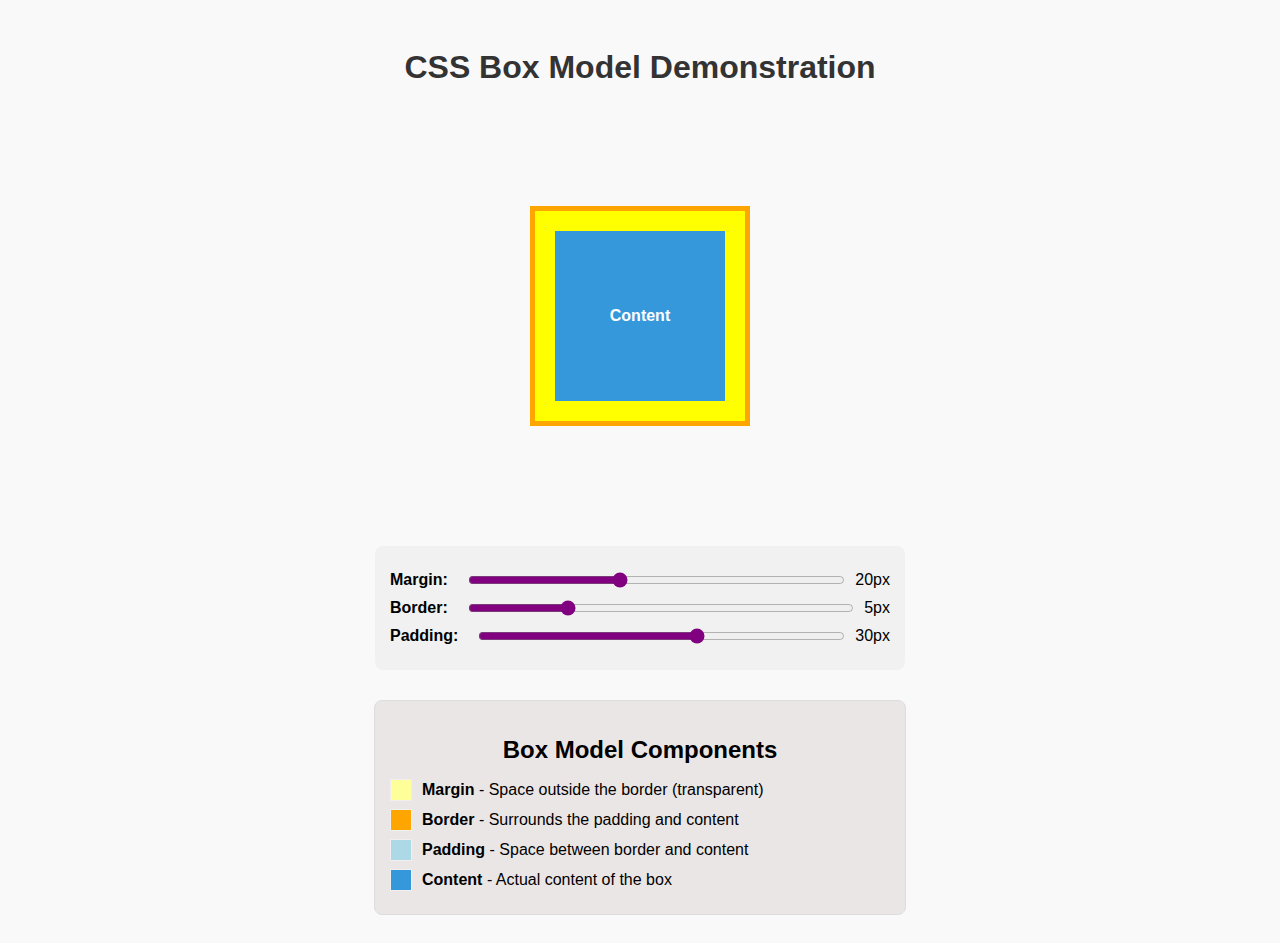
<file: index.html>
<!DOCTYPE html>
<html lang="en">
<head>
  <meta charset="UTF-8">
  <meta name="viewport" content="width=device-width, initial-scale=1.0">
  <title>CSS Box Model Demo</title>
  <link rel="stylesheet" href="style.css">
</head>
<body>

  <h1>CSS Box Model Demonstration</h1>

  <div class="box-container">
    <div id="box" class="box">Content</div>
  </div>

  <div class="controls">
    <div class="control">
      <label for="margin">Margin:</label>
      <input type="range" id="margin" min="0" max="50" value="20">
      <span id="marginValue">20px</span>
    </div>
    <div class="control">
      <label for="border">Border:</label>
      <input type="range" id="border" min="0" max="20" value="5">
      <span id="borderValue">5px</span>
    </div>
    <div class="control">
      <label for="padding">Padding:</label>
      <input type="range" id="padding" min="0" max="50" value="30">
      <span id="paddingValue">30px</span>
    </div>
  </div>

  <div class="legend">
    <h2>Box Model Components</h2>
    <div class="legend-item">
      <div class="legend-color margin"></div>
      <span><b>Margin</b> - Space outside the border (transparent)</span>
    </div>
    <div class="legend-item">
      <div class="legend-color border"></div>
      <span><b>Border</b> - Surrounds the padding and content</span>
    </div>
    <div class="legend-item">
      <div class="legend-color padding"></div>
      <span><b>Padding</b> - Space between border and content</span>
    </div>
    <div class="legend-item">
      <div class="legend-color content"></div>
      <span><b>Content</b> - Actual content of the box</span>
    </div>
  </div>

  <script src="script.js"></script>
</body>
</html>
</file>
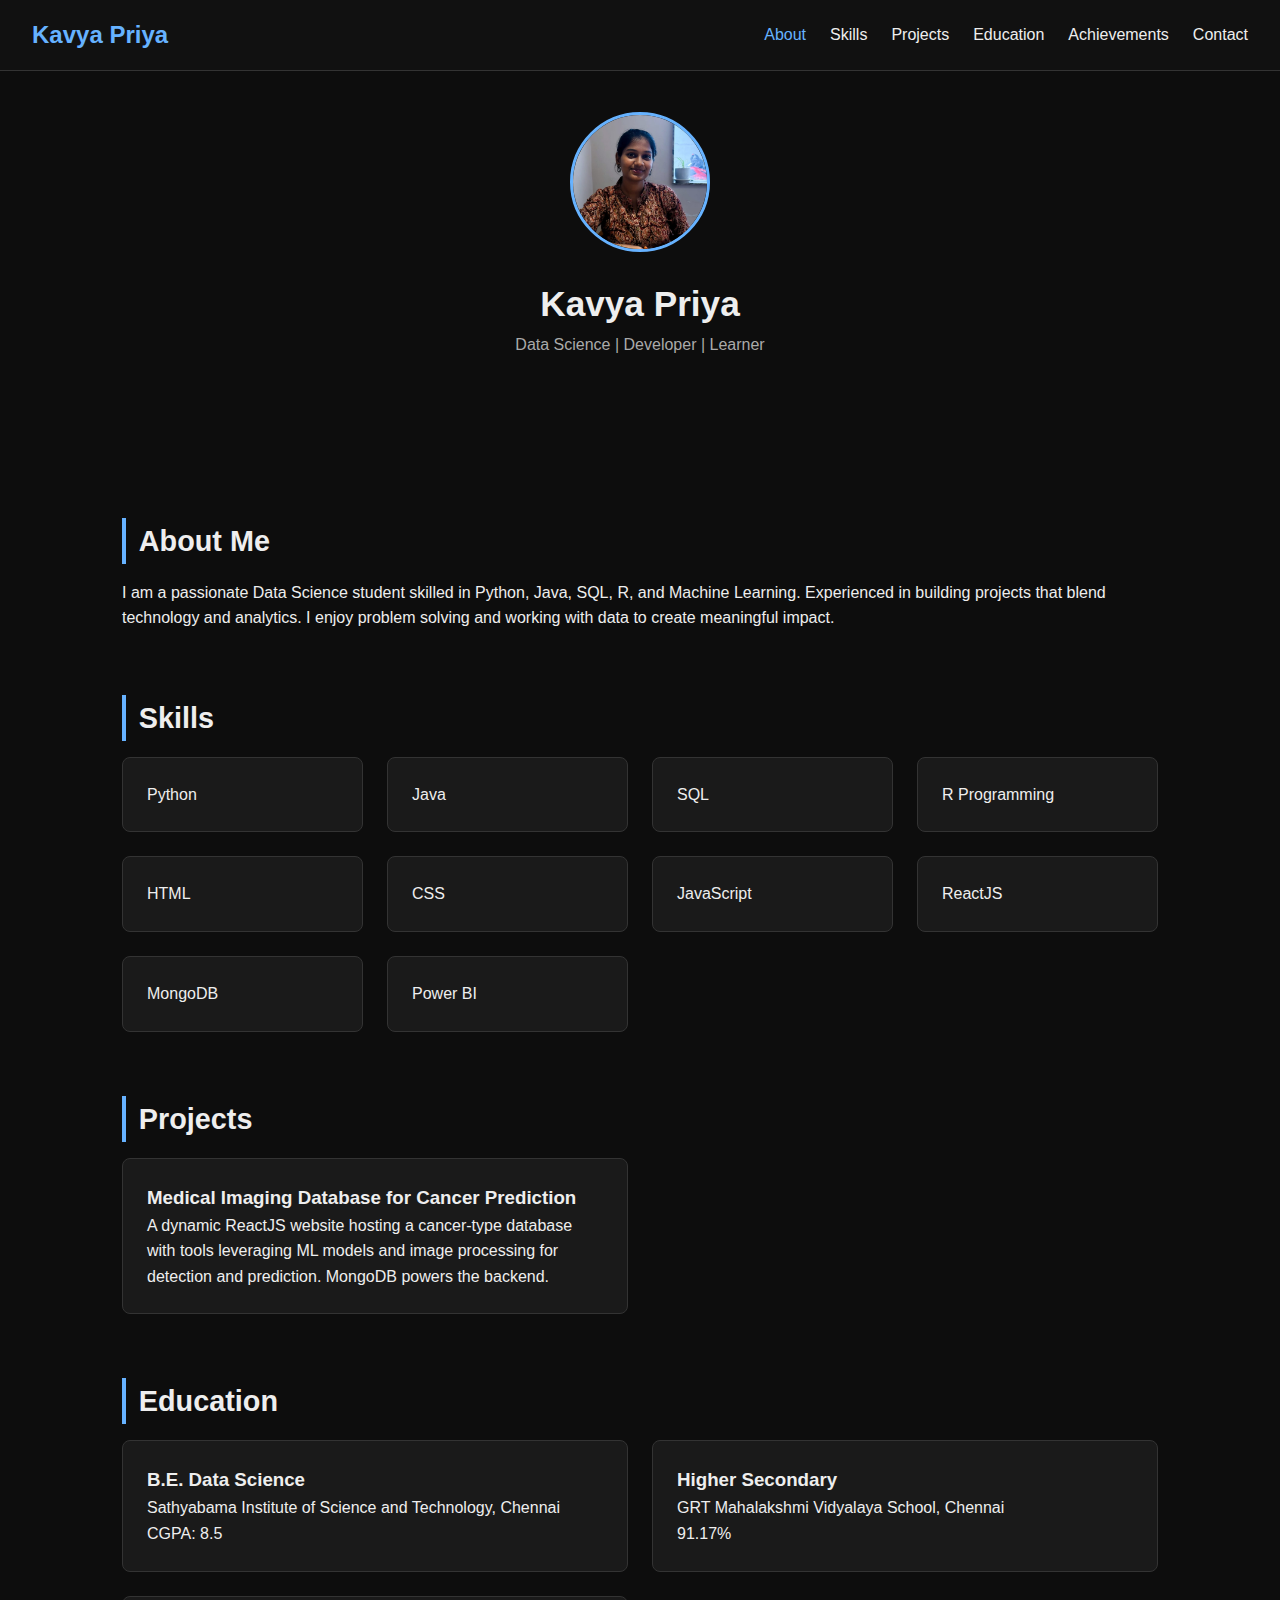
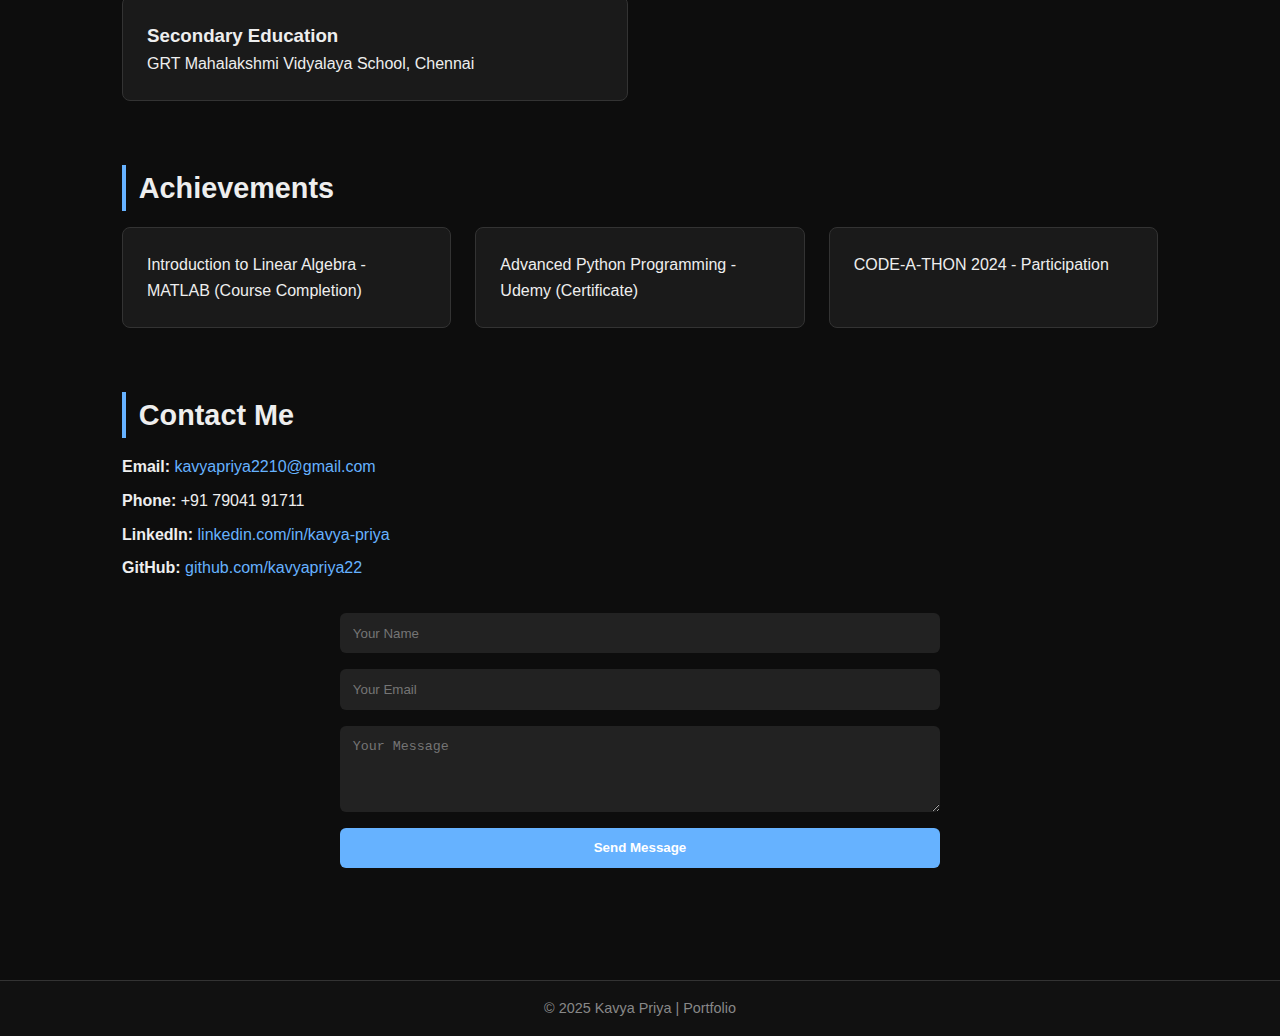
<file: 19-08-2025/index.html>
<!DOCTYPE html>
<html lang="en">
<head>
  <meta charset="UTF-8">
  <meta name="viewport" content="width=device-width, initial-scale=1.0">
  <title>Kavya Priya | Portfolio</title>
  <style>

    *{
      margin:0;
      padding:0;
      box-sizing:border-box;
    }

    body{
      font-family:"Poppins",sans-serif;
      background:#0d0d0d;
      color:#eee;
      line-height:1.6;
      scroll-behavior:smooth;
    }

    a{
      text-decoration:none;
      color:#66b2ff;
    }

    h1,h2,h3{
      font-weight:600;
    }

    header{
      position:fixed;
      top:0;
      left:0;
      width:100%;
      background:#111;
      padding:1rem 2rem;
      display:flex;
      justify-content:space-between;
      align-items:center;
      border-bottom:1px solid #333;
      z-index:1000;
    }
    .logo{font-size:1.5rem;
      font-weight:700;
      color:#66b2ff;
    }

    nav ul{
      list-style:none;
      display:flex;
      gap:1.5rem;
    }

    nav ul li a{
      color:#eee;
      transition:0.3s;
    }

    nav ul li a:hover,nav ul li a.active{
      color:#66b2ff;
    }

    .hero{
      padding-top:7rem;
      text-align:center;
      padding-bottom:3rem;
    }

    .hero img{
      width:140px;
      height:140px;
      border-radius:50%;
      object-fit:cover;
      border:3px solid #66b2ff;
      margin-bottom:1rem;
    }

    .hero h1{
      font-size:2.2rem;
    }

    .hero p{
      color:#aaa;
      font-size:1rem;
    }

    .container{
      max-width:1100px;
      margin:auto;
      padding:3rem 2rem;
    }

    section{
      margin-bottom:4rem;
      scroll-margin-top: 100px;
    }
    
    section h2{
      font-size:1.8rem;
      margin-bottom:1rem;
      border-left:4px solid #66b2ff;
      padding-left:0.8rem;
    }

    .grid{
      display:grid;
      gap:1.5rem;
    }

    .grid-2{
      grid-template-columns:repeat(2,1fr);
    }

    .grid-3{
      grid-template-columns:repeat(3,1fr);
    }

    .grid-4{
      grid-template-columns:repeat(4,1fr);
    }

    @media(max-width:768px){.grid-2,.grid-3,.grid-4{grid-template-columns:1fr;}}

    .card{
      background:#1a1a1a;
      padding:1.5rem;
      border:1px solid #333;
      border-radius:8px;
      transition:0.3s;
    }

    .card:hover{
      border-color:#66b2ff;
    }

    .contact-details{
      margin-bottom:2rem;
    }

    .contact-details p{
      margin:0.5rem 0;
    }

    form{
      display:grid;
      gap:1rem;
      max-width:600px;
      margin:auto;
    }

    input,textarea{
      padding:0.8rem;
      border:none;
      border-radius:6px;
      background:#222;
      color:#eee;
    }

    input:focus,textarea:focus{
      outline:2px solid #66b2ff;
    }

    button{
      padding:0.8rem;
      border:none;
      border-radius:6px;
      background:#66b2ff;
      color:#fff;
      cursor:pointer;
      font-weight:600;
    }

    button:hover{
      background:#3385cc;
    }

    footer{
      background:#111;
      text-align:center;
      padding:1rem;
      border-top:1px solid #333;
      color:#888;
      font-size:0.9rem;
    }

  </style>
</head>
<body>

  <header>
    <div class="logo">Kavya Priya</div>
    <nav>
      <ul>
        <li><a href="#about" class="active">About</a></li>
        <li><a href="#skills">Skills</a></li>
        <li><a href="#projects">Projects</a></li>
        <li><a href="#education">Education</a></li>
        <li><a href="#achievements">Achievements</a></li>
        <li><a href="#contact">Contact</a></li>
      </ul>
    </nav>
  </header>

  <section class="hero" id="home">
    <img src="Assets/img portfolio.jpeg" alt="Profile Photo">
    <h1>Kavya Priya</h1>
    <p>Data Science | Developer | Learner</p>
  </section>

  <div class="container">

    <section id="about">
      <h2>About Me</h2>
      <p>
        I am a passionate Data Science student skilled in Python, Java, SQL, R, and Machine Learning. 
        Experienced in building projects that blend technology and analytics. 
        I enjoy problem solving and working with data to create meaningful impact.
      </p>
    </section>

    <section id="skills">
      <h2>Skills</h2>
      <div class="grid grid-4">
        <div class="card">Python</div>
        <div class="card">Java</div>
        <div class="card">SQL</div>
        <div class="card">R Programming </div>
        <div class="card">HTML</div>
        <div class="card">CSS</div>
        <div class="card">JavaScript</div>
        <div class="card">ReactJS</div>
        <div class="card">MongoDB</div>
        <div class="card">Power BI</div>
      </div>
    </section>

    <section id="projects">
      <h2>Projects</h2>
      <div class="grid grid-2">
        <div class="card">
          <h3>Medical Imaging Database for Cancer Prediction</h3>
          <p>
            A dynamic ReactJS website hosting a cancer-type database with tools 
            leveraging ML models and image processing for detection and prediction. 
            MongoDB powers the backend.
          </p>
        </div>
      </div>
    </section>

    <section id="education">
      <h2>Education</h2>
      <div class="grid grid-2">
        <div class="card">
          <h3>B.E. Data Science</h3>
          <p>Sathyabama Institute of Science and Technology, Chennai<br>CGPA: 8.5</p>
        </div>
        <div class="card">
          <h3>Higher Secondary</h3>
          <p>GRT Mahalakshmi Vidyalaya School, Chennai<br>91.17%</p>
        </div>
        <div class="card">
          <h3>Secondary Education</h3>
          <p>GRT Mahalakshmi Vidyalaya School, Chennai</p>
        </div>
      </div>
    </section>

    <section id="achievements">
      <h2>Achievements</h2>
      <div class="grid grid-3">
        <div class="card">Introduction to Linear Algebra - MATLAB (Course Completion)</div>
        <div class="card">Advanced Python Programming - Udemy (Certificate)</div>
        <div class="card">CODE-A-THON 2024 - Participation</div>
      </div>
    </section>

    <section id="contact">
      <h2>Contact Me</h2>
      <div class="contact-details">
        <p><strong>Email:</strong> <a href="mailto:kavyapriya2210@gmail.com">kavyapriya2210@gmail.com</a></p>
        <p><strong>Phone:</strong> +91 79041 91711</p>
        <p><strong>LinkedIn:</strong> <a href="https://linkedin.com/in/kavya-priya" target="_blank">linkedin.com/in/kavya-priya</a></p>
        <p><strong>GitHub:</strong> <a href="https://github.com/kavyapriya22" target="_blank">github.com/kavyapriya22</a></p>
      </div>

      <form>
        <input type="text" placeholder="Your Name" required>
        <input type="email" placeholder="Your Email" required>
        <textarea rows="4" placeholder="Your Message" required></textarea>
        <button type="submit">Send Message</button>
      </form>
    </section>

  </div>

 
  <footer>
    <p>© 2025 Kavya Priya | Portfolio</p>
  </footer>

  
  <script>
    const sections=document.querySelectorAll("section");
    const navLinks=document.querySelectorAll("nav ul li a");
    window.onscroll=()=>{
      let current="";
      sections.forEach(sec=>{
        const top=sec.offsetTop-100;
        if(scrollY>=top){current=sec.getAttribute("id");}
      });
      navLinks.forEach(a=>{
        a.classList.remove("active");
        if(a.getAttribute("href")==="#"+current){a.classList.add("active");}
      });
    };
  </script>
</body>
</html>
</file>
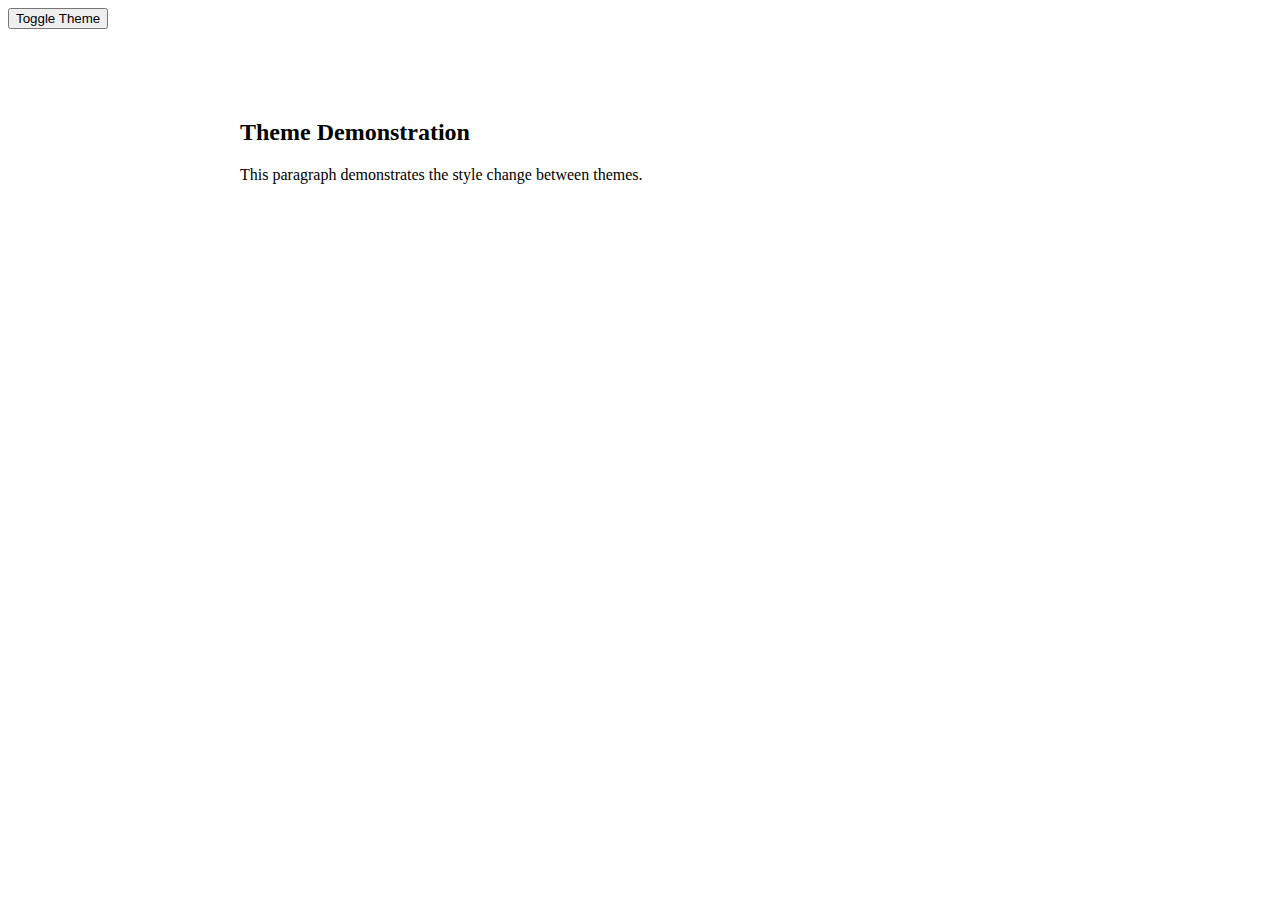
<file: 28-11-25/question 2/index.html>
<!DOCTYPE html>
<html lang="en">

<head>
    <meta charset="UTF-8">
    <meta name="viewport" content="width=device-width, initial-scale=1.0">
    <title>Theme Switcher Demo</title>
    <link rel="stylesheet" href="style.css">
</head>

<body>
    <button id="themeToggle">Toggle Theme</button>

    <div class="container">
        <h2>Theme Demonstration</h2>
        <p>This paragraph demonstrates the style change between themes.</p>
    </div>

    <script>
        document.getElementById("themeToggle").onclick = function () {
            document.body.classList.toggle("dark-theme");
        };
    </script>

</body>
</html>
</file>
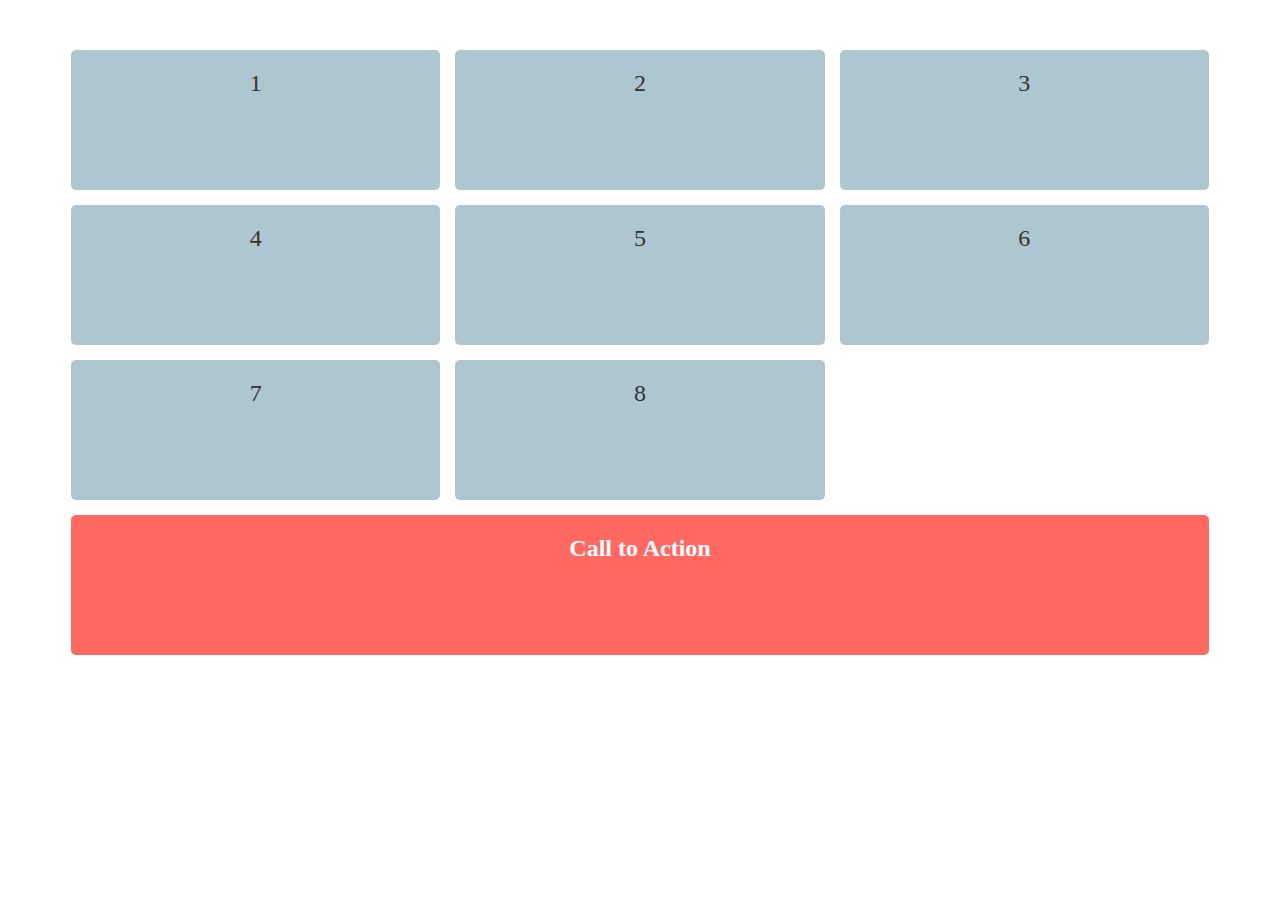
<file: 28-11-25/question 5/index.html>
<!DOCTYPE html>
<html lang="en">
<head>
    <meta charset="UTF-8">
    <meta name="viewport" content="width=device-width, initial-scale=1.0">
    <title>CSS Grid Layout Demo</title>
    <link rel="stylesheet" href="style.css">
</head>
<body>

    <div class="grid-container">
        <div class="grid-item">1</div>
        <div class="grid-item">2</div>
        <div class="grid-item">3</div>
        <div class="grid-item">4</div>
        <div class="grid-item">5</div>
        <div class="grid-item">6</div>
        <div class="grid-item">7</div>
        <div class="grid-item">8</div>
        <div class="grid-item span-item">Call to Action</div>
    </div>

</body>
</html>
</file>
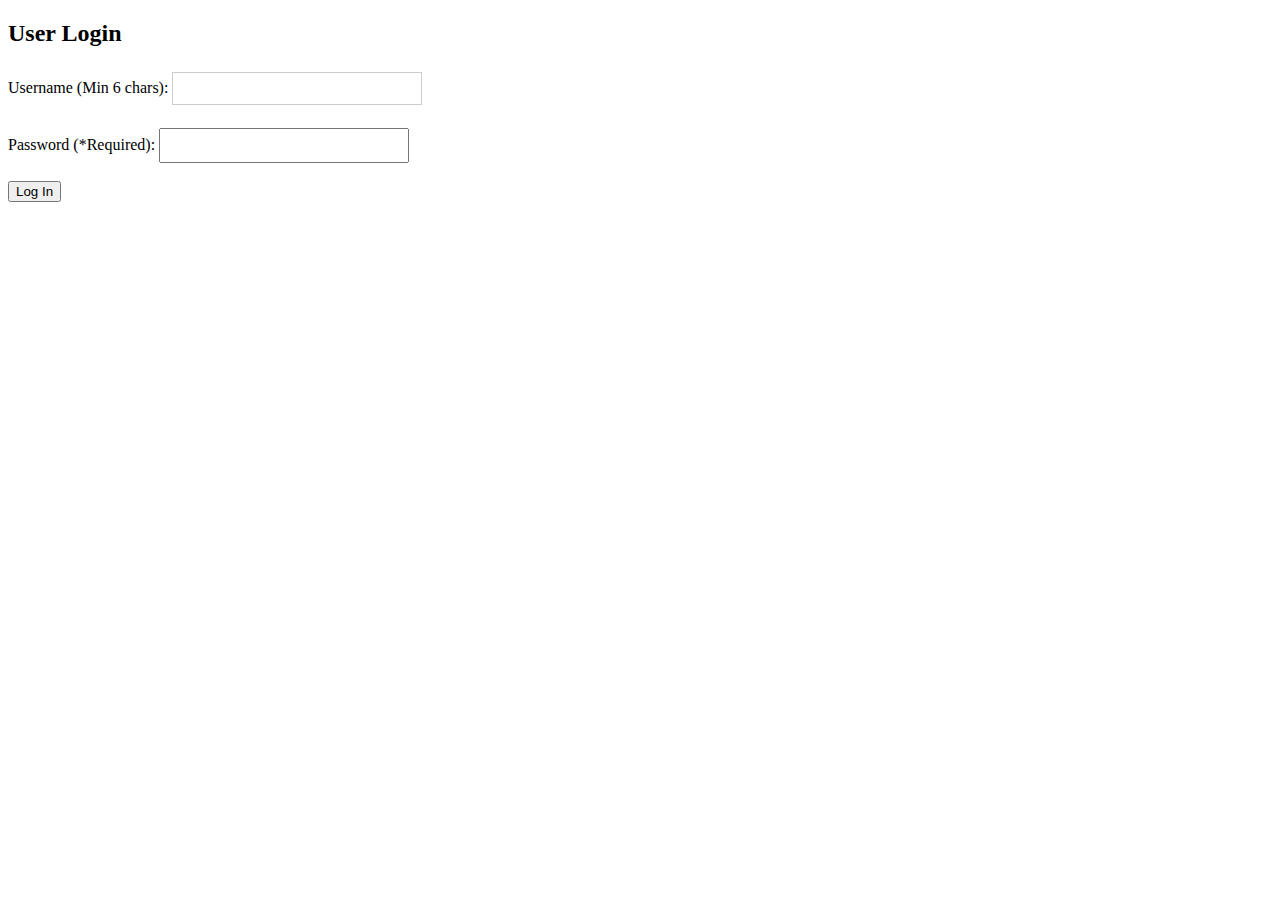
<file: 28-11-25/question 6/index.html>
<!DOCTYPE html>
<html lang="en">

<head>
    <meta charset="UTF-8">
    <meta name="viewport" content="width=device-width, initial-scale=1.0">
    <title>HTML5 Validation Demo</title>
    <link rel="stylesheet" href="style.css">
</head>

<body>

    <form action="#" method="POST">
        <h2>User Login</h2>

        <label for="username">Username (Min 6 chars):</label>
        <input type="text" id="username" name="username" minlength="6"><br><br>

        <label for="password">Password (*Required):</label>
        <input type="password" id="password" name="password" required><br><br>

        <button type="submit">Log In</button>
    </form>

</body>
</html>
</file>
<file: style.css>
body {
  font-family: Arial, sans-serif;
  text-align: center;
  padding: 20px;
  background-color: #f9f9f9;
}

h1 {
  margin-bottom: 20px;
  color: #333;
}

.box-container {
  display: flex;
  justify-content: center;
  align-items: center;
  margin: 100px;   /* fixed invalid property */
}

.box {
  position: relative;            /* needed for pseudo-element positioning */
  background-color: #3498db;
  color: white;
  text-align: center;
  line-height: 150px;
  font-weight: bold;
  width: 150px;
  height: 150px;
  margin: 20px;
  border: 5px solid orange;      /* outer border */
  padding: 30px;
  box-sizing: content-box;
}

.box::before {
  content: "";
  position: absolute;
  top: 0;            
  left: 0;
  right: 0;
  bottom: 0;
  border: 20px solid yellow;   /* BIGGER yellow border */
  pointer-events: none;
  box-sizing: border-box;
}

.controls {
  margin-top: 20px;
  padding: 15px;
  background: #f1f1f1ff;
  border-radius: 8px;
  max-width: 500px;
  margin-left: auto;
  margin-right: auto;
}

.control {
  margin: 10px 0;
  display: flex;
  align-items: center;
  justify-content: space-between;
}

.control label {
  font-weight: bold;
  margin-right: 10px;
}

.control input[type="range"] {
  flex: 1;
  margin: 0 10px;
  accent-color: purple;
}

.legend {
  margin-top: 30px;
  padding: 15px;
  background: #ebe6e6ff;
  border: 1px solid #ddd;
  border-radius: 8px;
  max-width: 500px;
  margin-left: auto;
  margin-right: auto;
  text-align: left;
}

.legend h2 {
  text-align: center;
  margin-bottom: 15px;
}

.legend-item {
  display: flex;
  align-items: center;
  margin: 8px 0;
}

.legend-color {
  width: 20px;
  height: 20px;
  margin-right: 10px;
  border: 1px solid #f0efefff;
}

.margin { background: #ffff99; }   /* light yellow for margin */
.border { background: orange; }
.padding { background: lightblue; }
.content { background: #3498db; }

@media (max-width: 600px) {
  .box {
    width: 100px;
    height: 100px;
    line-height: 100px;
  }
}
</file>
<file: 28-11-25/question 2/style.css>
body {
    background-color: white; /* Light mode default */
    color: black;
    transition: 0.3s ease;
}

body.dark-theme {
    background-color: #282c34;
    color: #f2f2f2;
}

body.dark-theme .container {
    border: 2px solid #5C6773;
}

.container {
    max-width: 800px;
    margin: 50px auto;
    padding: 20px;
}
</file>
<file: 28-11-25/question 5/style.css>
.grid-container {
    display: grid;
    grid-template-columns: repeat(3, 1fr);
    grid-gap: 15px;
    width: 90%;
    margin: 50px auto;
}

.grid-item {
    background-color: #AEC6CF; 
    color: #333;
    padding: 20px;
    border-radius: 5px;
    min-height: 100px;
    text-align: center;
    font-size: 1.5em;
}

.span-item {
    background-color: #FF6961; 
    grid-column: 1 / 4;
    font-weight: bold;
    color: white;
}
</file>
<file: 28-11-25/question 6/style.css>
input:valid:focus,
input:valid {
    border: 1px solid #ccc; 
}

input:invalid:touched {
    border-color: #FF0000;
    box-shadow: 0 0 5px rgba(255, 0, 0, 0.5);
}


input {
    padding: 8px;
    margin-top: 5px;
    width: 250px;
    box-sizing: border-box;
}
</file>
